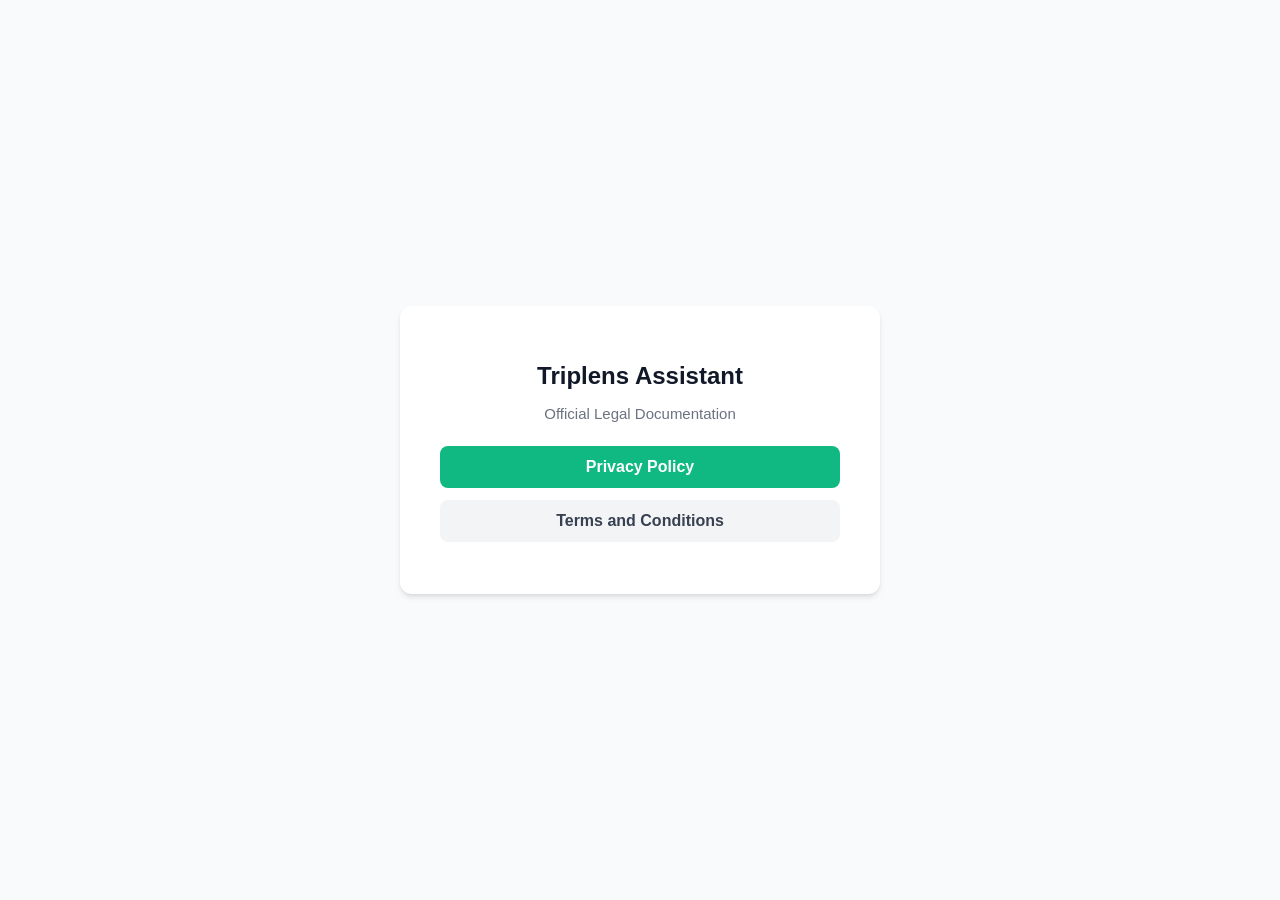
<file: index.html>
<!DOCTYPE html>
<html lang="en">
<head>
    <meta charset="UTF-8">
    <meta name="viewport" content="width=device-width, initial-scale=1.0">
    <title>Triplens - Legal Documents</title>
    <style>
        body {
            font-family: 'Inter', -apple-system, BlinkMacSystemFont, "Segoe UI", Roboto, sans-serif;
            background-color: #f9fafb;
            color: #111827;
            display: flex;
            justify-content: center;
            align-items: center;
            height: 100vh;
            margin: 0;
        }
        .container {
            background: white;
            padding: 40px;
            border-radius: 12px;
            box-shadow: 0 4px 6px -1px rgba(0, 0, 0, 0.1), 0 2px 4px -1px rgba(0, 0, 0, 0.06);
            text-align: center;
            max-width: 400px;
            width: 100%;
        }
        h1 {
            font-size: 24px;
            margin-bottom: 8px;
        }
        p {
            color: #6b7280;
            margin-bottom: 24px;
            font-size: 15px;
        }
        .link-button {
            display: block;
            width: 100%;
            padding: 12px 0;
            margin-bottom: 12px;
            background-color: #10b981;
            color: white;
            text-decoration: none;
            border-radius: 8px;
            font-weight: 600;
            transition: background-color 0.2s;
            box-sizing: border-box;
        }
        .link-button:hover {
            background-color: #059669;
        }
        .link-button.secondary {
            background-color: #f3f4f6;
            color: #374151;
        }
        .link-button.secondary:hover {
            background-color: #e5e7eb;
        }
    </style>
</head>
<body>

    <div class="container">
        <h1>Triplens Assistant</h1>
        <p>Official Legal Documentation</p>
        
        <a href="privacy-policy.html" class="link-button">Privacy Policy</a>
        <a href="terms-and-conditions.html" class="link-button secondary">Terms and Conditions</a>
    </div>

</body>
</html>
</file>
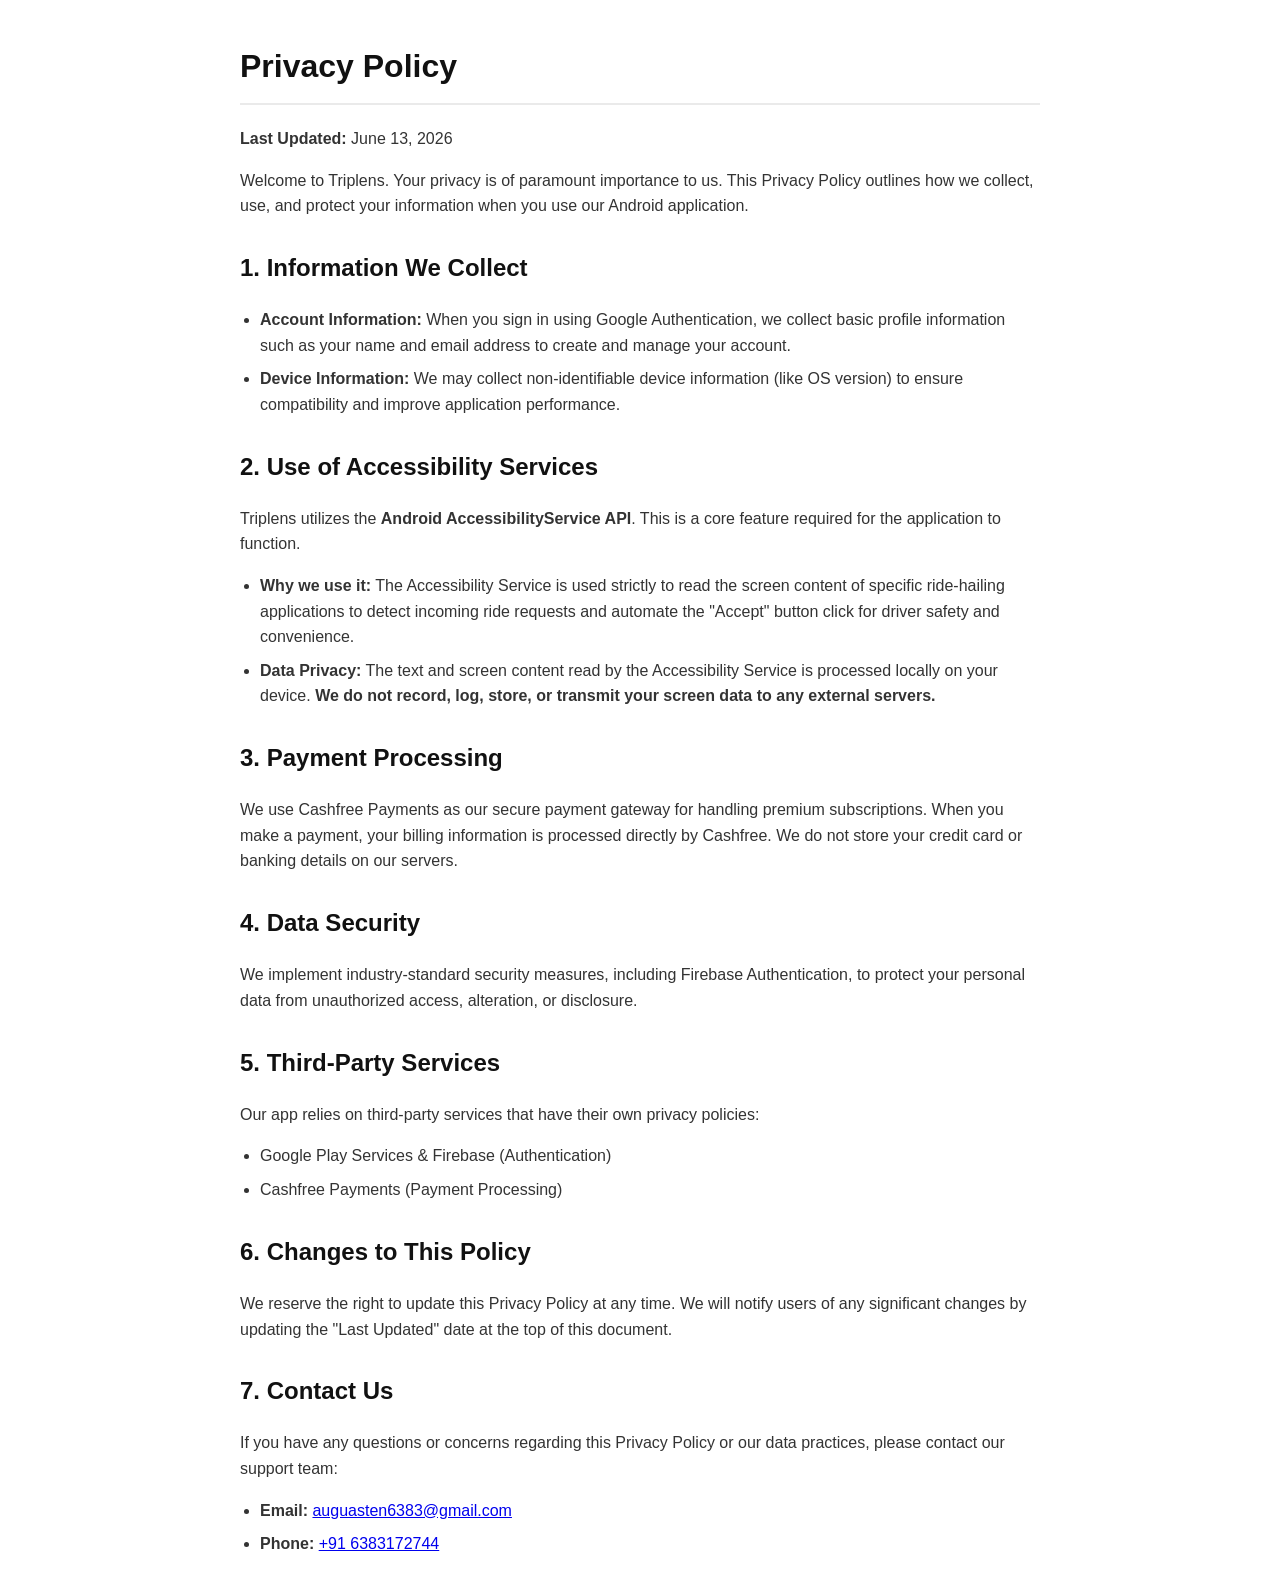
<file: privacy-policy.html>
<!DOCTYPE html>
<html lang="en">
<head>
    <meta charset="UTF-8">
    <meta name="viewport" content="width=device-width, initial-scale=1.0">
    <title>Privacy Policy - Triplens</title>
    <style>
        body { font-family: 'Inter', -apple-system, BlinkMacSystemFont, "Segoe UI", Roboto, sans-serif; line-height: 1.6; color: #333; max-width: 800px; margin: 0 auto; padding: 20px; }
        h1, h2 { color: #111; }
        h1 { border-bottom: 2px solid #eaeaea; padding-bottom: 10px; }
        h2 { margin-top: 30px; }
        p { margin-bottom: 15px; }
        ul { margin-bottom: 15px; padding-left: 20px; }
        li { margin-bottom: 8px; }
    </style>
</head>
<body>
    <h1>Privacy Policy</h1>
    <p><strong>Last Updated:</strong> June 13, 2026</p>

    <p>Welcome to Triplens. Your privacy is of paramount importance to us. This Privacy Policy outlines how we collect, use, and protect your information when you use our Android application.</p>

    <h2>1. Information We Collect</h2>
    <ul>
        <li><strong>Account Information:</strong> When you sign in using Google Authentication, we collect basic profile information such as your name and email address to create and manage your account.</li>
        <li><strong>Device Information:</strong> We may collect non-identifiable device information (like OS version) to ensure compatibility and improve application performance.</li>
    </ul>

    <h2>2. Use of Accessibility Services</h2>
    <p>Triplens utilizes the <strong>Android AccessibilityService API</strong>. This is a core feature required for the application to function.</p>
    <ul>
        <li><strong>Why we use it:</strong> The Accessibility Service is used strictly to read the screen content of specific ride-hailing applications to detect incoming ride requests and automate the "Accept" button click for driver safety and convenience.</li>
        <li><strong>Data Privacy:</strong> The text and screen content read by the Accessibility Service is processed locally on your device. <strong>We do not record, log, store, or transmit your screen data to any external servers.</strong></li>
    </ul>

    <h2>3. Payment Processing</h2>
    <p>We use Cashfree Payments as our secure payment gateway for handling premium subscriptions. When you make a payment, your billing information is processed directly by Cashfree. We do not store your credit card or banking details on our servers.</p>

    <h2>4. Data Security</h2>
    <p>We implement industry-standard security measures, including Firebase Authentication, to protect your personal data from unauthorized access, alteration, or disclosure.</p>

    <h2>5. Third-Party Services</h2>
    <p>Our app relies on third-party services that have their own privacy policies:</p>
    <ul>
        <li>Google Play Services & Firebase (Authentication)</li>
        <li>Cashfree Payments (Payment Processing)</li>
    </ul>

    <h2>6. Changes to This Policy</h2>
    <p>We reserve the right to update this Privacy Policy at any time. We will notify users of any significant changes by updating the "Last Updated" date at the top of this document.</p>

    <h2>7. Contact Us</h2>
    <p>If you have any questions or concerns regarding this Privacy Policy or our data practices, please contact our support team:</p>
    <ul>
        <li><strong>Email:</strong> <a href="mailto:auguasten6383@gmail.com">auguasten6383@gmail.com</a></li>
        <li><strong>Phone:</strong> <a href="tel:+916383172744">+91 6383172744</a></li>
    </ul>
</body>
</html>
</file>
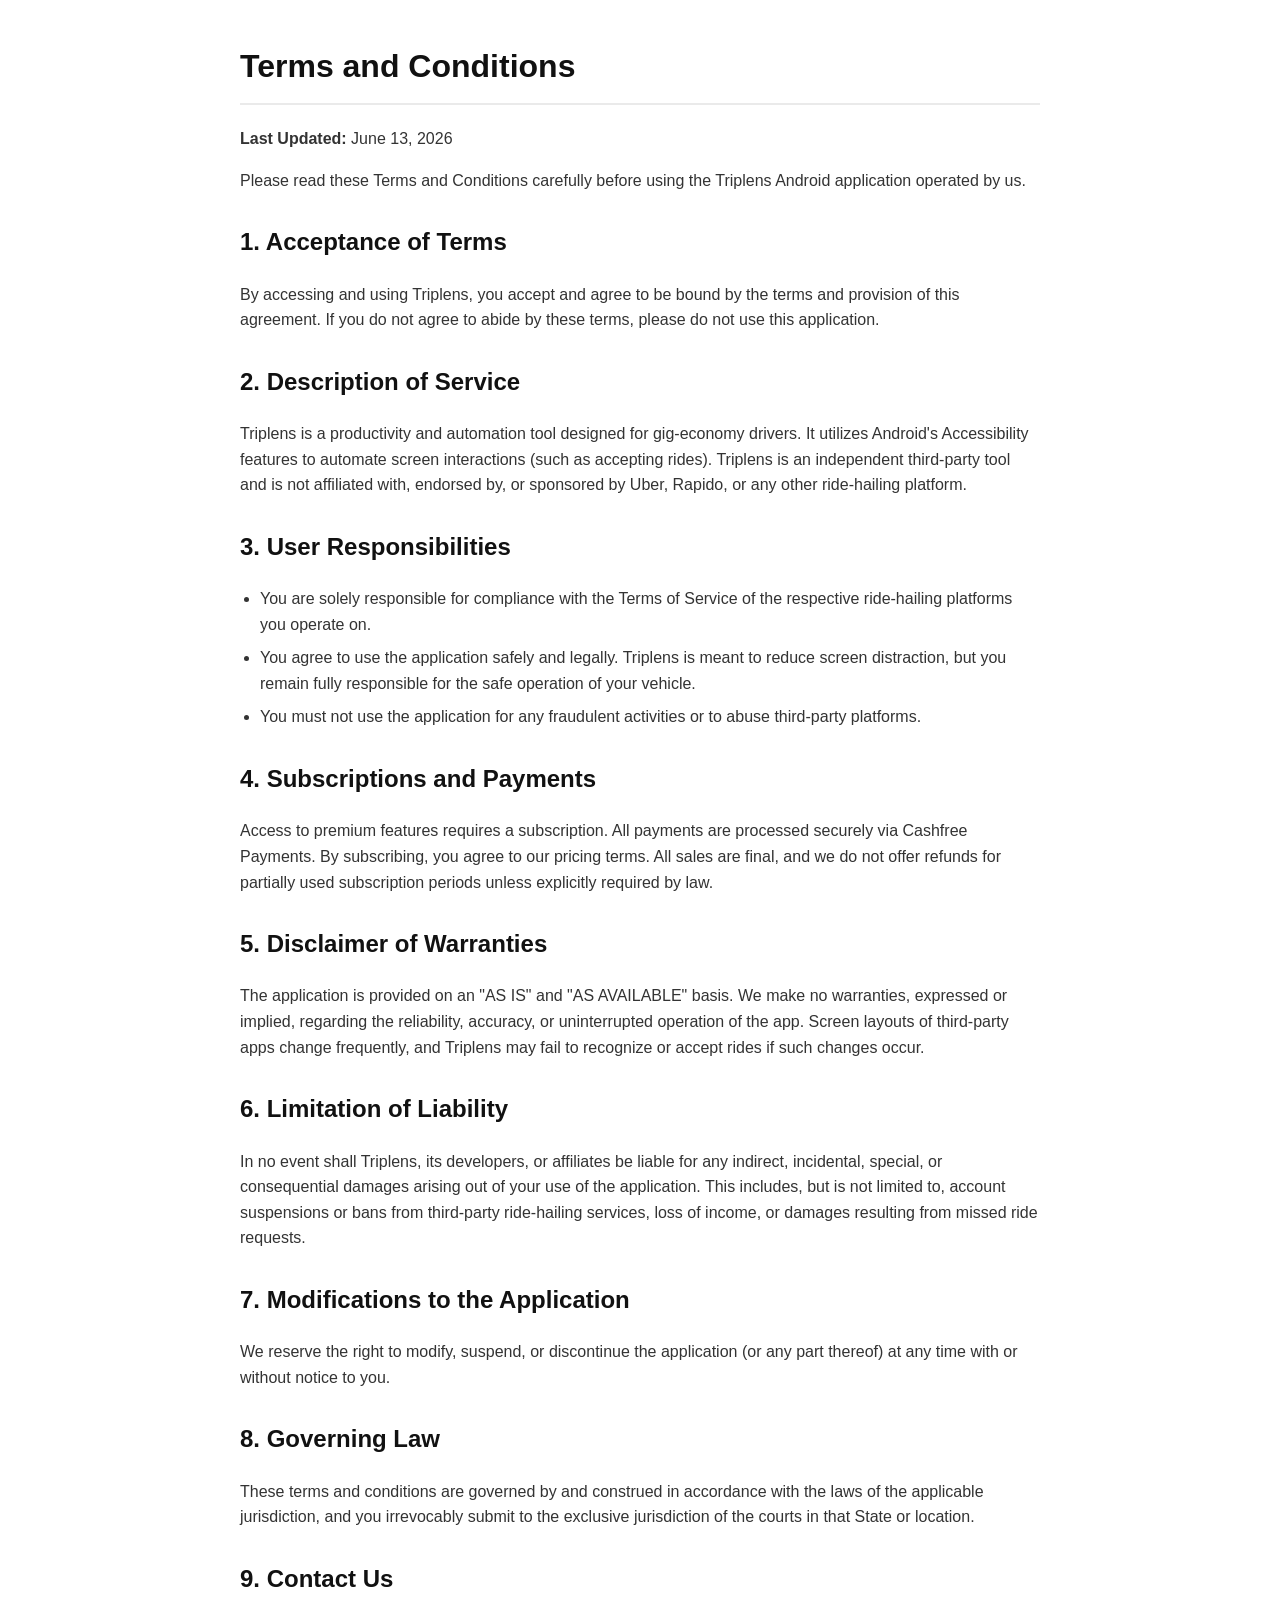
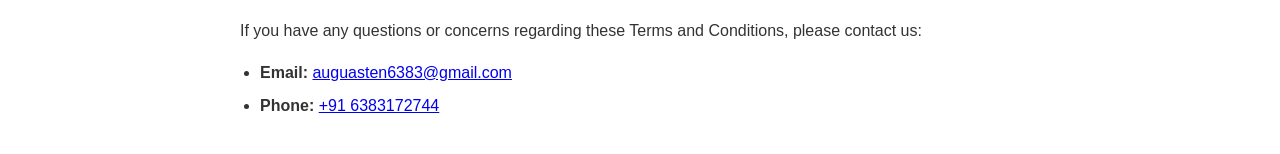
<file: terms-and-conditions.html>
<!DOCTYPE html>
<html lang="en">
<head>
    <meta charset="UTF-8">
    <meta name="viewport" content="width=device-width, initial-scale=1.0">
    <title>Terms and Conditions - Triplens</title>
    <style>
        body { font-family: 'Inter', -apple-system, BlinkMacSystemFont, "Segoe UI", Roboto, sans-serif; line-height: 1.6; color: #333; max-width: 800px; margin: 0 auto; padding: 20px; }
        h1, h2 { color: #111; }
        h1 { border-bottom: 2px solid #eaeaea; padding-bottom: 10px; }
        h2 { margin-top: 30px; }
        p { margin-bottom: 15px; }
        ul { margin-bottom: 15px; padding-left: 20px; }
        li { margin-bottom: 8px; }
    </style>
</head>
<body>
    <h1>Terms and Conditions</h1>
    <p><strong>Last Updated:</strong> June 13, 2026</p>

    <p>Please read these Terms and Conditions carefully before using the Triplens Android application operated by us.</p>

    <h2>1. Acceptance of Terms</h2>
    <p>By accessing and using Triplens, you accept and agree to be bound by the terms and provision of this agreement. If you do not agree to abide by these terms, please do not use this application.</p>

    <h2>2. Description of Service</h2>
    <p>Triplens is a productivity and automation tool designed for gig-economy drivers. It utilizes Android's Accessibility features to automate screen interactions (such as accepting rides). Triplens is an independent third-party tool and is not affiliated with, endorsed by, or sponsored by Uber, Rapido, or any other ride-hailing platform.</p>

    <h2>3. User Responsibilities</h2>
    <ul>
        <li>You are solely responsible for compliance with the Terms of Service of the respective ride-hailing platforms you operate on.</li>
        <li>You agree to use the application safely and legally. Triplens is meant to reduce screen distraction, but you remain fully responsible for the safe operation of your vehicle.</li>
        <li>You must not use the application for any fraudulent activities or to abuse third-party platforms.</li>
    </ul>

    <h2>4. Subscriptions and Payments</h2>
    <p>Access to premium features requires a subscription. All payments are processed securely via Cashfree Payments. By subscribing, you agree to our pricing terms. All sales are final, and we do not offer refunds for partially used subscription periods unless explicitly required by law.</p>

    <h2>5. Disclaimer of Warranties</h2>
    <p>The application is provided on an "AS IS" and "AS AVAILABLE" basis. We make no warranties, expressed or implied, regarding the reliability, accuracy, or uninterrupted operation of the app. Screen layouts of third-party apps change frequently, and Triplens may fail to recognize or accept rides if such changes occur.</p>

    <h2>6. Limitation of Liability</h2>
    <p>In no event shall Triplens, its developers, or affiliates be liable for any indirect, incidental, special, or consequential damages arising out of your use of the application. This includes, but is not limited to, account suspensions or bans from third-party ride-hailing services, loss of income, or damages resulting from missed ride requests.</p>

    <h2>7. Modifications to the Application</h2>
    <p>We reserve the right to modify, suspend, or discontinue the application (or any part thereof) at any time with or without notice to you.</p>

    <h2>8. Governing Law</h2>
    <p>These terms and conditions are governed by and construed in accordance with the laws of the applicable jurisdiction, and you irrevocably submit to the exclusive jurisdiction of the courts in that State or location.</p>

    <h2>9. Contact Us</h2>
    <p>If you have any questions or concerns regarding these Terms and Conditions, please contact us:</p>
    <ul>
        <li><strong>Email:</strong> <a href="mailto:auguasten6383@gmail.com">auguasten6383@gmail.com</a></li>
        <li><strong>Phone:</strong> <a href="tel:+916383172744">+91 6383172744</a></li>
    </ul>
</body>
</html>
</file>
